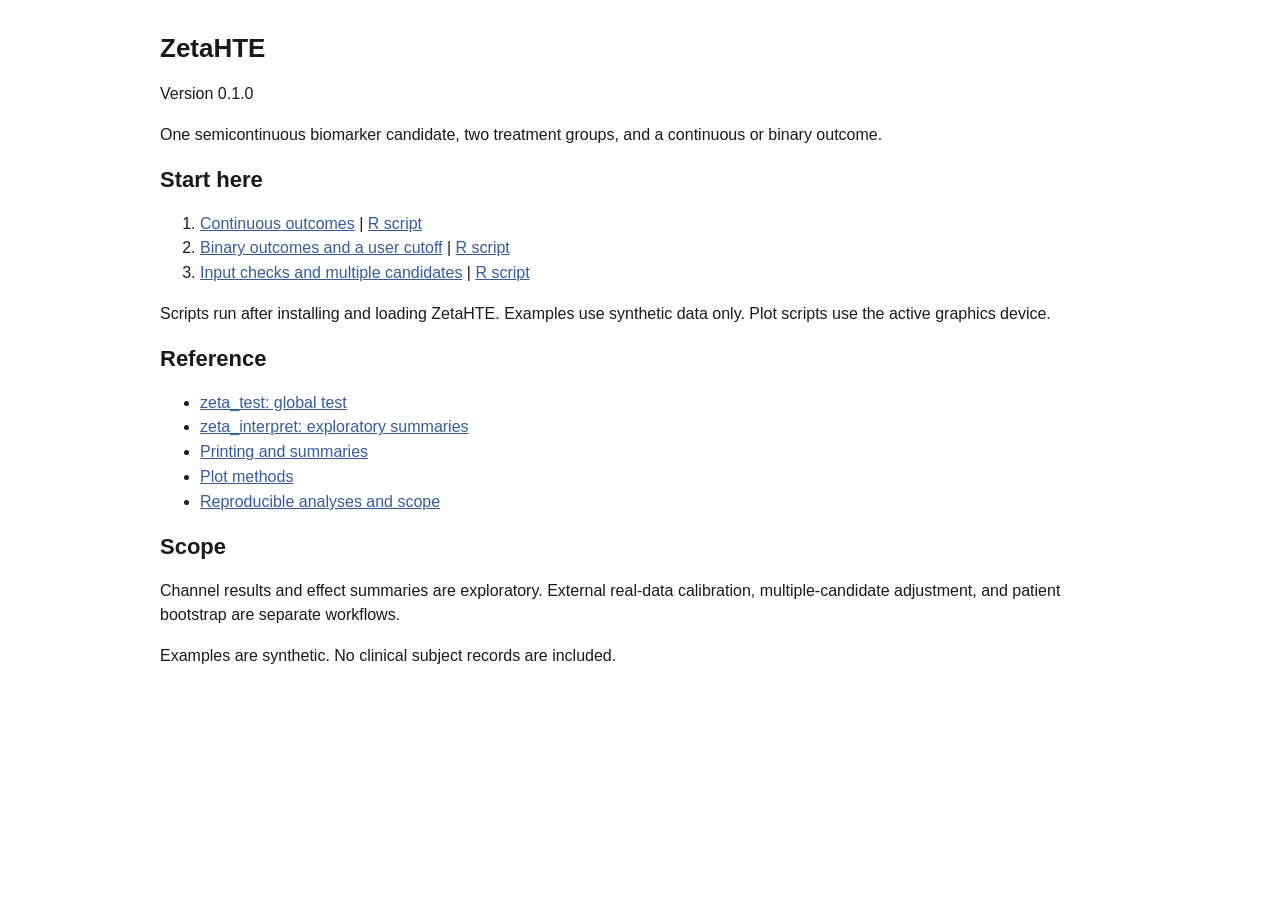
<file: inst/doc/index.html>
<!DOCTYPE html><html lang="en"><head><meta charset="UTF-8">
<meta name="viewport" content="width=device-width, initial-scale=1">
<title>ZetaHTE documentation</title><link rel="stylesheet" href="guide.css"></head><body>
<h1>ZetaHTE</h1><p>Version 0.1.0</p>
<p>One semicontinuous biomarker candidate, two treatment groups, and a continuous or binary outcome.</p>
<h2>Start here</h2><ol>
<li><a href="zeta_continuous_guide.html">Continuous outcomes</a> | <a href="zeta_continuous_guide.R">R script</a></li>
<li><a href="zeta_binary_guide.html">Binary outcomes and a user cutoff</a> | <a href="zeta_binary_guide.R">R script</a></li>
<li><a href="zeta_workflow_guide.html">Input checks and multiple candidates</a> | <a href="zeta_workflow_guide.R">R script</a></li></ol>
<p>Scripts run after installing and loading ZetaHTE. Examples use synthetic data only. Plot scripts use the active graphics device.</p>
<h2>Reference</h2><ul>
<li><a href="zeta_test.html">zeta_test: global test</a></li>
<li><a href="zeta_interpret.html">zeta_interpret: exploratory summaries</a></li>
<li><a href="zeta_methods.html">Printing and summaries</a></li>
<li><a href="zeta_plots.html">Plot methods</a></li>
<li><a href="zeta_reproduction.html">Reproducible analyses and scope</a></li></ul>
<h2>Scope</h2><p>Channel results and effect summaries are exploratory. External real-data calibration, multiple-candidate adjustment, and patient bootstrap are separate workflows.</p>
<p>Examples are synthetic. No clinical subject records are included.</p>
</body></html>
</file>
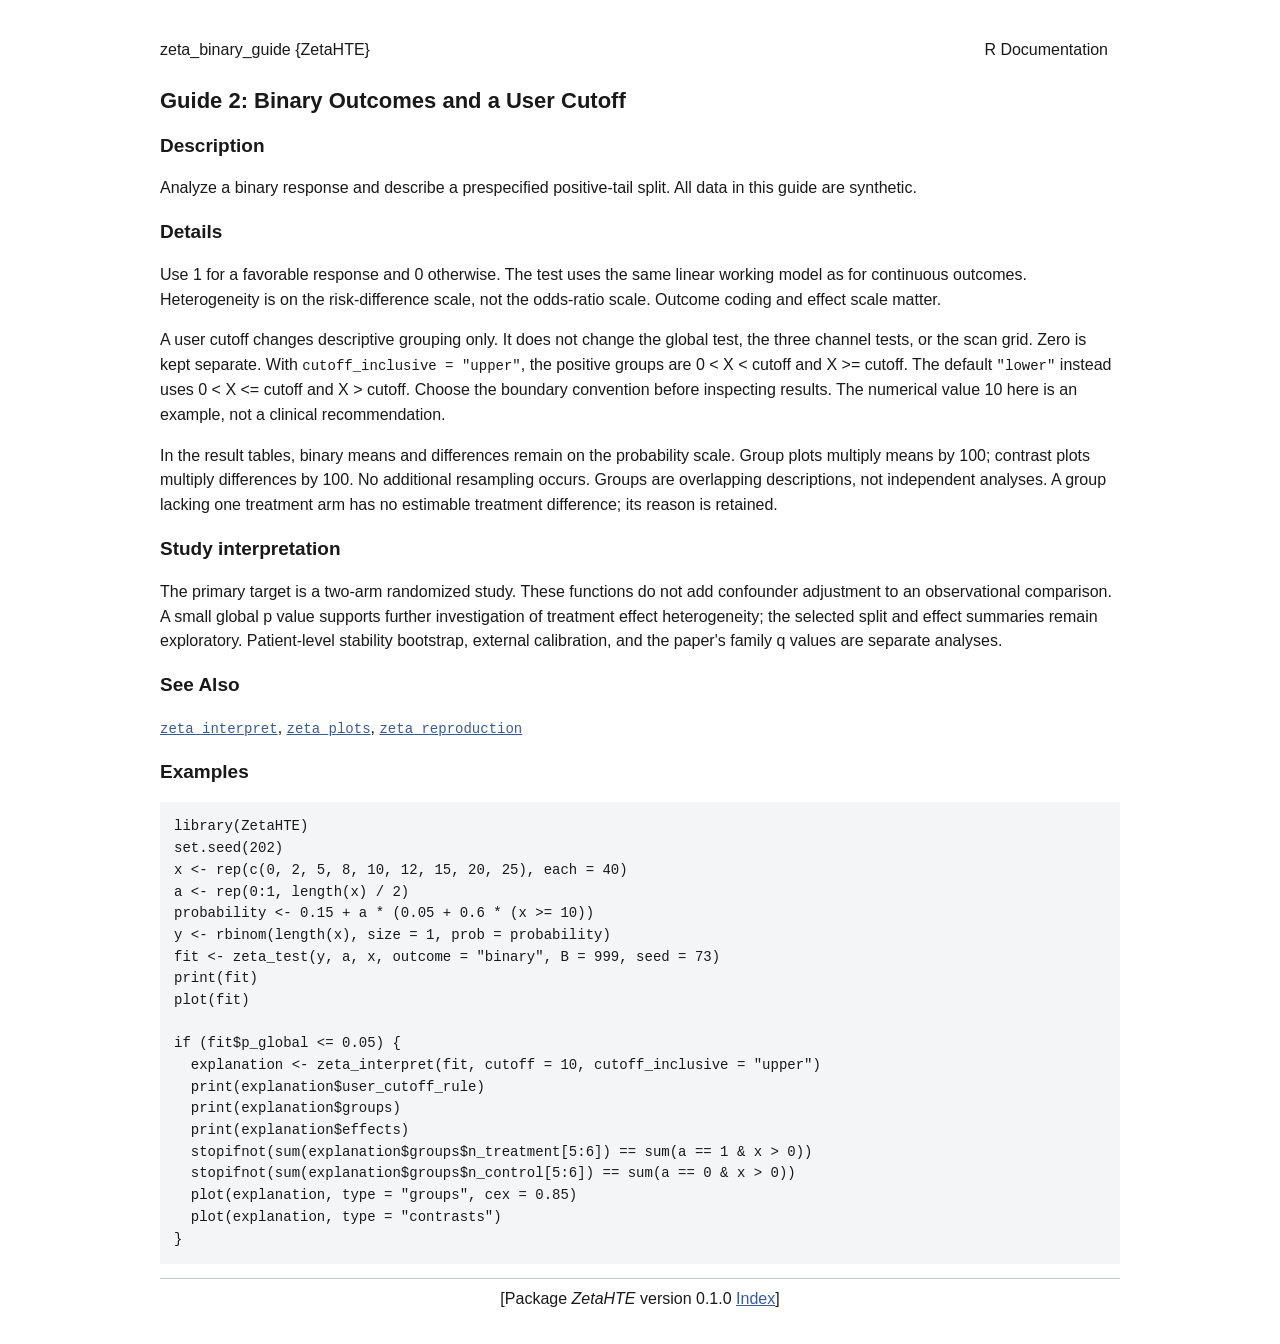
<file: inst/doc/zeta_binary_guide.html>
<!DOCTYPE html><html><head><title>R: Guide 2: Binary Outcomes and a User Cutoff</title>
<meta http-equiv="Content-Type" content="text/html; charset=utf-8">
<meta name="viewport" content="width=device-width, initial-scale=1.0, user-scalable=yes">
<link rel="stylesheet" type="text/css" href="guide.css">
</head><body><div class="container"><main>

<table style="width: 100%;"><tr><td>zeta_binary_guide {ZetaHTE}</td><td style="text-align: right;">R Documentation</td></tr></table>

<h2>Guide 2: Binary Outcomes and a User Cutoff</h2>

<h3>Description</h3>

<p>Analyze a binary response and describe a prespecified positive-tail
split. All data in this guide are synthetic.</p>


<h3>Details</h3>

<p>Use 1 for a favorable response and 0 otherwise. The test uses the same linear
working model as for continuous outcomes. Heterogeneity is on the risk-difference
scale, not the odds-ratio scale. Outcome coding and effect scale matter.
</p>
<p>A user cutoff changes descriptive grouping only. It does not change the global
test, the three channel tests, or the scan grid. Zero is kept separate. With
<code>cutoff_inclusive = "upper"</code>, the positive groups are
0 &lt; X &lt; cutoff and X &gt;= cutoff. The default <code>"lower"</code> instead uses
0 &lt; X &lt;= cutoff and X &gt; cutoff. Choose the boundary convention before inspecting
results. The numerical value 10 here is an example, not a clinical recommendation.
</p>
<p>In the result tables, binary means and differences remain on the probability
scale. Group plots multiply means by 100; contrast plots multiply differences
by 100. No additional resampling occurs. Groups are overlapping descriptions,
not independent analyses. A group lacking one treatment arm has no estimable
treatment difference; its reason is retained.
</p>


<h3>Study interpretation</h3>

<p>The primary target is a two-arm randomized study. These functions do not add
confounder adjustment to an observational comparison. A small global p value
supports further investigation of treatment effect heterogeneity; the selected
split and effect summaries remain exploratory. Patient-level stability bootstrap,
external calibration, and the paper's family q values are separate analyses.</p>


<h3>See Also</h3>

<p><code><a href="zeta_interpret.html">zeta_interpret</a></code>, <code><a href="zeta_plots.html">zeta_plots</a></code>,
<code><a href="zeta_reproduction.html">zeta_reproduction</a></code></p>


<h3>Examples</h3>

<pre><code class='language-R'>library(ZetaHTE)
set.seed(202)
x &lt;- rep(c(0, 2, 5, 8, 10, 12, 15, 20, 25), each = 40)
a &lt;- rep(0:1, length(x) / 2)
probability &lt;- 0.15 + a * (0.05 + 0.6 * (x &gt;= 10))
y &lt;- rbinom(length(x), size = 1, prob = probability)
fit &lt;- zeta_test(y, a, x, outcome = "binary", B = 999, seed = 73)
print(fit)
plot(fit)

if (fit$p_global &lt;= 0.05) {
  explanation &lt;- zeta_interpret(fit, cutoff = 10, cutoff_inclusive = "upper")
  print(explanation$user_cutoff_rule)
  print(explanation$groups)
  print(explanation$effects)
  stopifnot(sum(explanation$groups$n_treatment[5:6]) == sum(a == 1 &amp; x &gt; 0))
  stopifnot(sum(explanation$groups$n_control[5:6]) == sum(a == 0 &amp; x &gt; 0))
  plot(explanation, type = "groups", cex = 0.85)
  plot(explanation, type = "contrasts")
}
</code></pre>

<hr><div style="text-align: center;">[Package <em>ZetaHTE</em> version 0.1.0 <a href="index.html">Index</a>]</div></main>

</div>
</body></html>
</file>
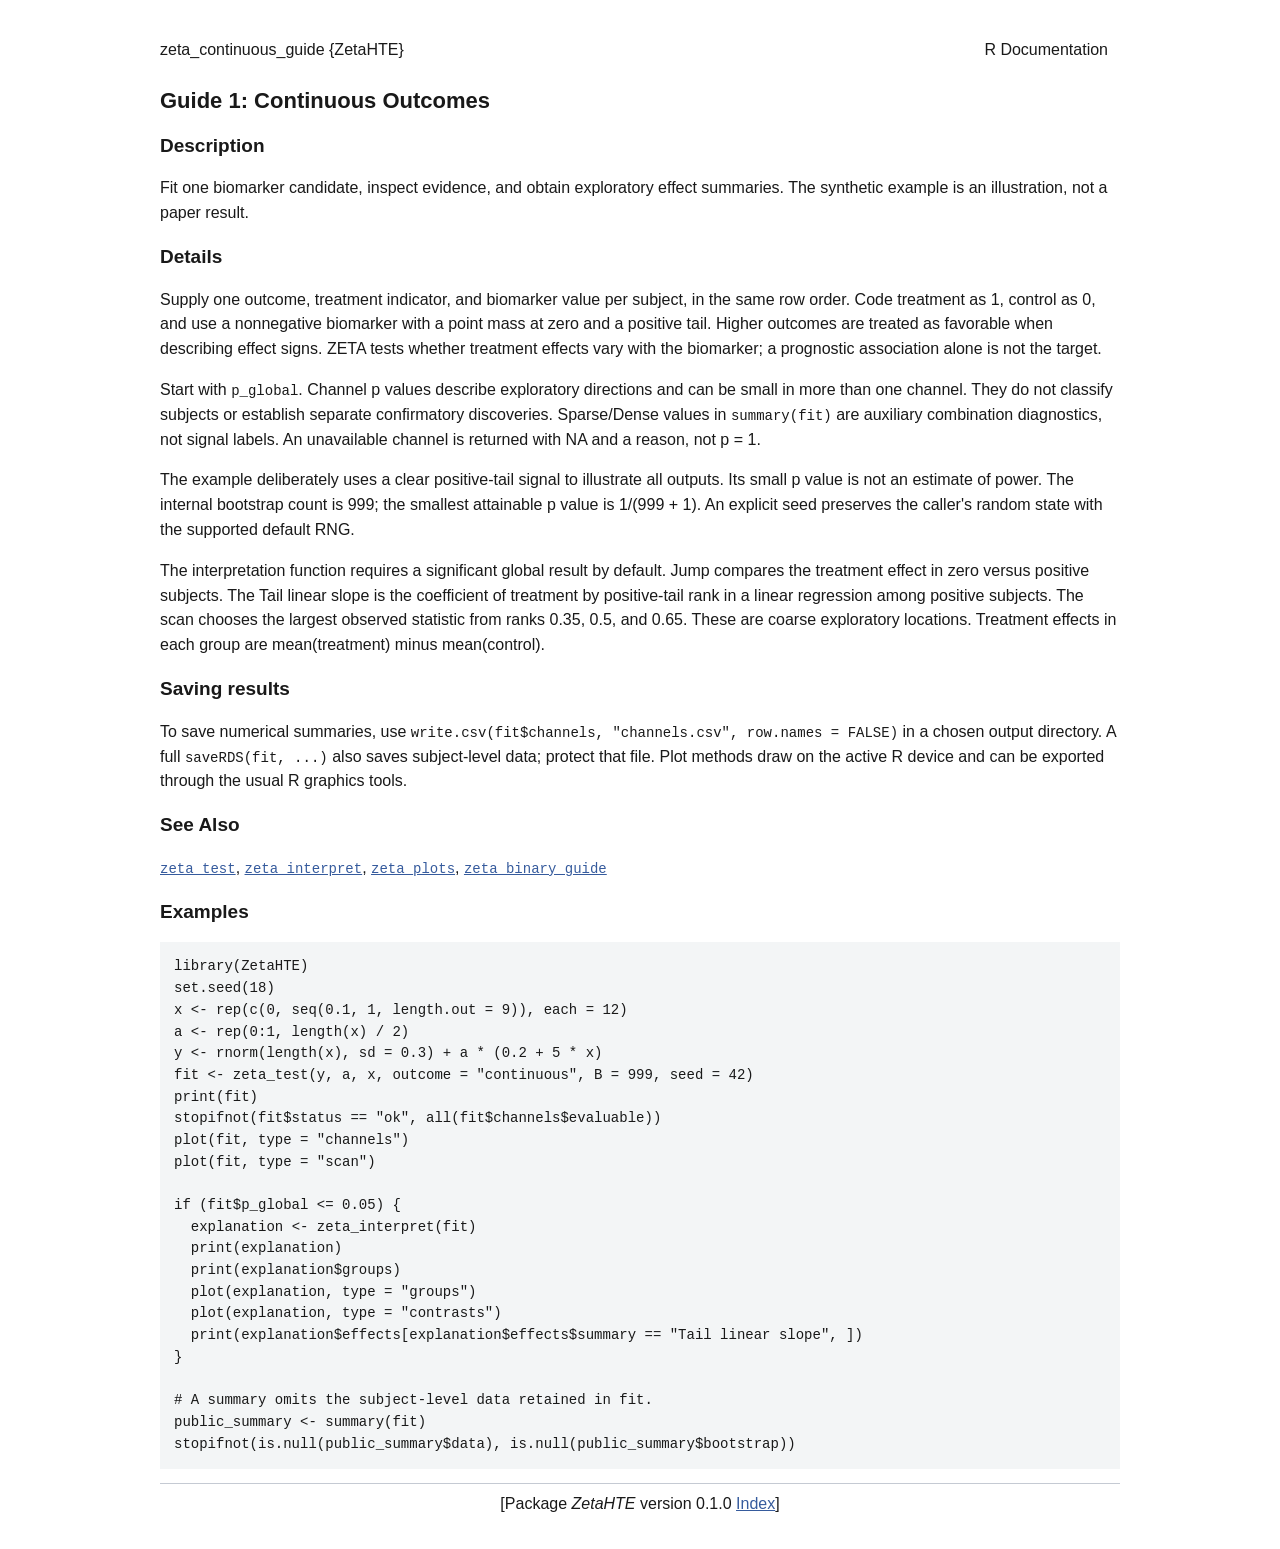
<file: inst/doc/zeta_continuous_guide.html>
<!DOCTYPE html><html><head><title>R: Guide 1: Continuous Outcomes</title>
<meta http-equiv="Content-Type" content="text/html; charset=utf-8">
<meta name="viewport" content="width=device-width, initial-scale=1.0, user-scalable=yes">
<link rel="stylesheet" type="text/css" href="guide.css">
</head><body><div class="container"><main>

<table style="width: 100%;"><tr><td>zeta_continuous_guide {ZetaHTE}</td><td style="text-align: right;">R Documentation</td></tr></table>

<h2>Guide 1: Continuous Outcomes</h2>

<h3>Description</h3>

<p>Fit one biomarker candidate, inspect evidence, and obtain exploratory
effect summaries. The synthetic example is an illustration, not a paper result.</p>


<h3>Details</h3>

<p>Supply one outcome, treatment indicator, and biomarker value per subject, in the
same row order. Code treatment as 1, control as 0, and use a nonnegative biomarker
with a point mass at zero and a positive tail. Higher outcomes are treated as
favorable when describing effect signs. ZETA tests whether treatment effects
vary with the biomarker; a prognostic association alone is not the target.
</p>
<p>Start with <code>p_global</code>. Channel p values describe exploratory directions
and can be small in more than one channel. They do not classify subjects or
establish separate confirmatory discoveries. Sparse/Dense values in
<code>summary(fit)</code> are auxiliary combination diagnostics, not signal labels.
An unavailable channel is returned with NA and a reason, not p = 1.
</p>
<p>The example deliberately uses a clear positive-tail signal to illustrate all
outputs. Its small p value is not an estimate of power. The internal bootstrap
count is 999; the smallest attainable p value is 1/(999 + 1). An explicit seed
preserves the caller's random state with the supported default RNG.
</p>
<p>The interpretation function requires a significant global result by default.
Jump compares the treatment effect in zero versus positive subjects. The
Tail linear slope is the coefficient of treatment by positive-tail rank in a
linear regression among positive subjects. The scan chooses the largest
observed statistic from ranks 0.35, 0.5, and 0.65. These are coarse exploratory
locations. Treatment effects in each group are mean(treatment) minus mean(control).
</p>


<h3>Saving results</h3>

<p>To save numerical summaries, use <code>write.csv(fit$channels, "channels.csv",
row.names = FALSE)</code> in a chosen output directory. A full <code>saveRDS(fit, ...)</code>
also saves subject-level data; protect that file. Plot methods draw on the active
R device and can be exported through the usual R graphics tools.</p>


<h3>See Also</h3>

<p><code><a href="zeta_test.html">zeta_test</a></code>, <code><a href="zeta_interpret.html">zeta_interpret</a></code>,
<code><a href="zeta_plots.html">zeta_plots</a></code>, <code><a href="zeta_binary_guide.html">zeta_binary_guide</a></code></p>


<h3>Examples</h3>

<pre><code class='language-R'>library(ZetaHTE)
set.seed(18)
x &lt;- rep(c(0, seq(0.1, 1, length.out = 9)), each = 12)
a &lt;- rep(0:1, length(x) / 2)
y &lt;- rnorm(length(x), sd = 0.3) + a * (0.2 + 5 * x)
fit &lt;- zeta_test(y, a, x, outcome = "continuous", B = 999, seed = 42)
print(fit)
stopifnot(fit$status == "ok", all(fit$channels$evaluable))
plot(fit, type = "channels")
plot(fit, type = "scan")

if (fit$p_global &lt;= 0.05) {
  explanation &lt;- zeta_interpret(fit)
  print(explanation)
  print(explanation$groups)
  plot(explanation, type = "groups")
  plot(explanation, type = "contrasts")
  print(explanation$effects[explanation$effects$summary == "Tail linear slope", ])
}

# A summary omits the subject-level data retained in fit.
public_summary &lt;- summary(fit)
stopifnot(is.null(public_summary$data), is.null(public_summary$bootstrap))
</code></pre>

<hr><div style="text-align: center;">[Package <em>ZetaHTE</em> version 0.1.0 <a href="index.html">Index</a>]</div></main>

</div>
</body></html>
</file>
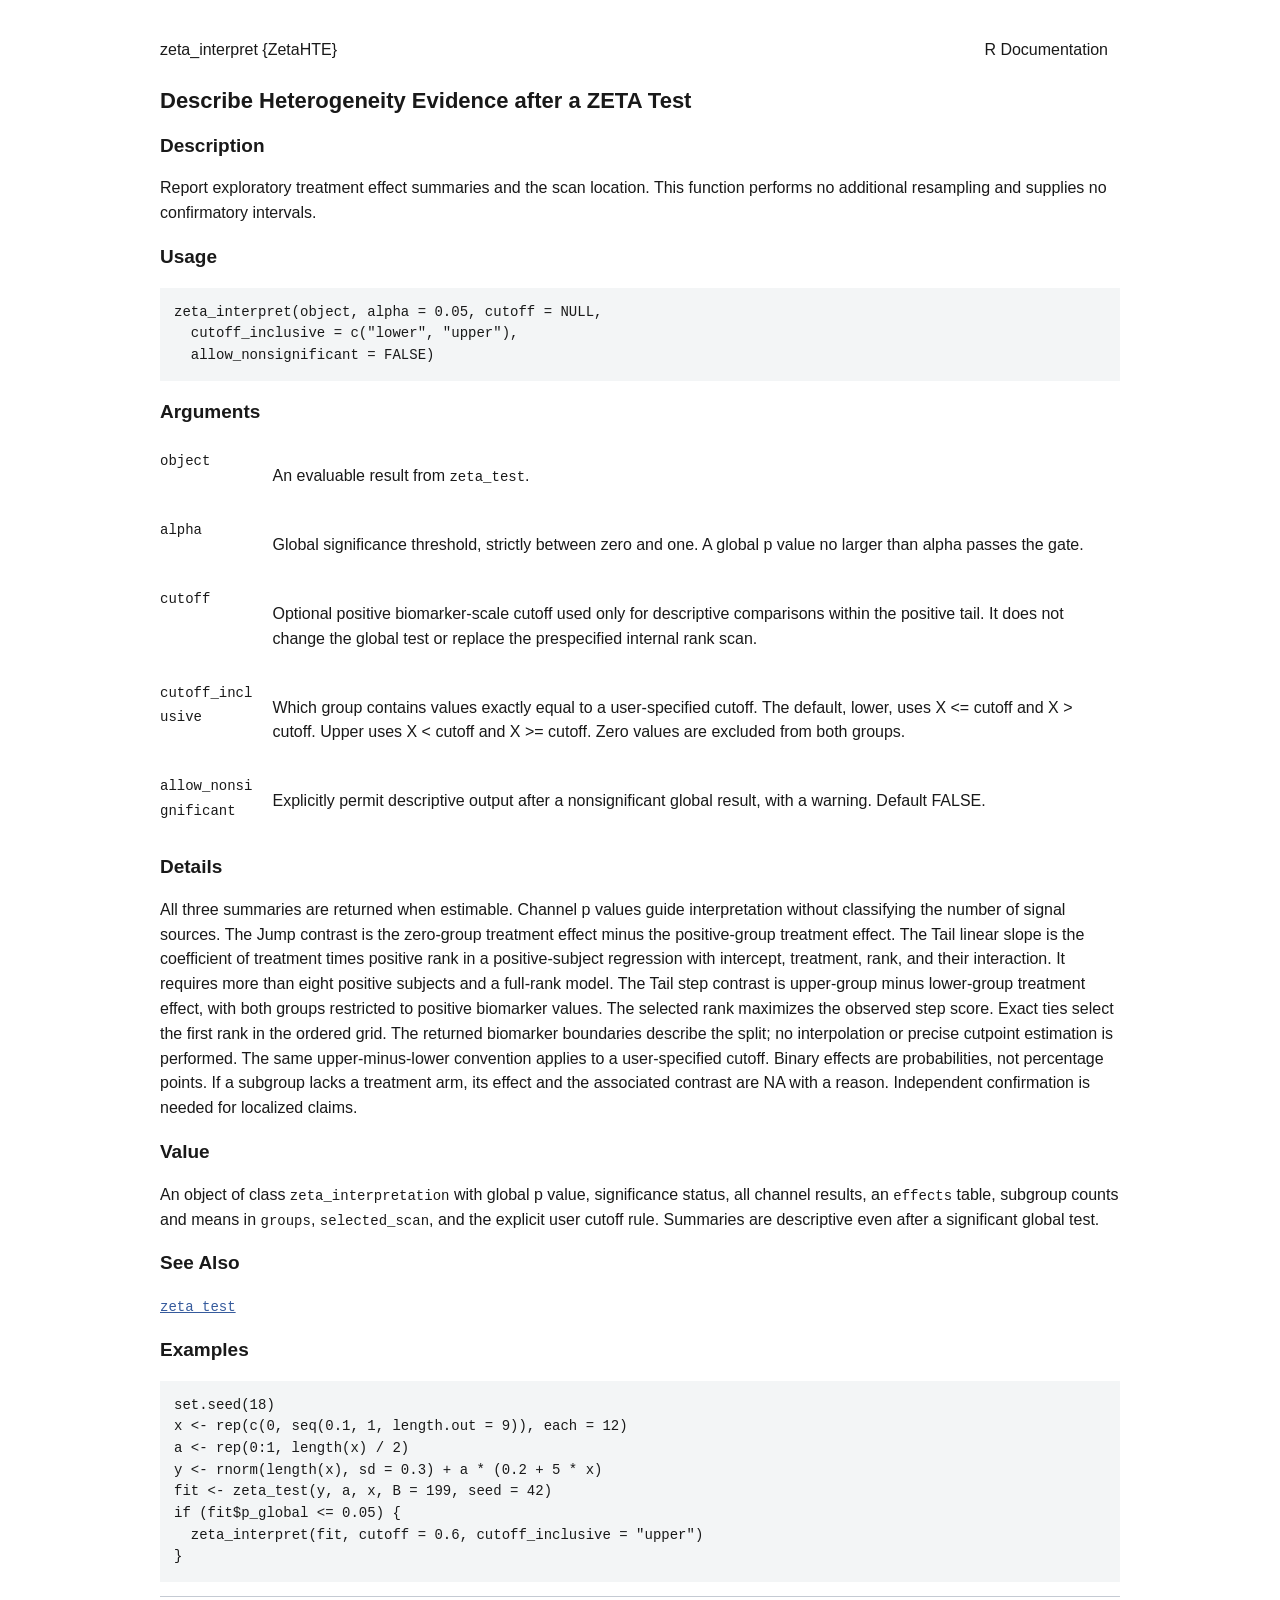
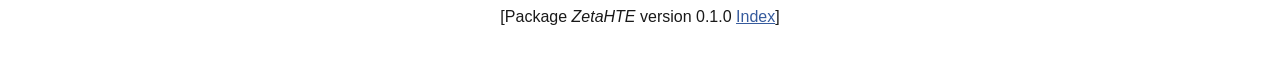
<file: inst/doc/zeta_interpret.html>
<!DOCTYPE html><html><head><title>R: Describe Heterogeneity Evidence after a ZETA Test</title>
<meta http-equiv="Content-Type" content="text/html; charset=utf-8">
<meta name="viewport" content="width=device-width, initial-scale=1.0, user-scalable=yes">
<link rel="stylesheet" type="text/css" href="guide.css">
</head><body><div class="container"><main>

<table style="width: 100%;"><tr><td>zeta_interpret {ZetaHTE}</td><td style="text-align: right;">R Documentation</td></tr></table>

<h2>Describe Heterogeneity Evidence after a ZETA Test</h2>

<h3>Description</h3>

<p>Report exploratory treatment effect summaries and the scan location.
This function performs no additional resampling and supplies no confirmatory intervals.</p>


<h3>Usage</h3>

<pre><code class='language-R'>zeta_interpret(object, alpha = 0.05, cutoff = NULL,
  cutoff_inclusive = c("lower", "upper"),
  allow_nonsignificant = FALSE)
</code></pre>


<h3>Arguments</h3>

<table role = "presentation">
<tr><td><code id="object">object</code></td>
<td>
<p>An evaluable result from <code>zeta_test</code>.</p>
</td></tr>
<tr><td><code id="alpha">alpha</code></td>
<td>
<p>Global significance threshold, strictly between zero and one.
A global p value no larger than alpha passes the gate.</p>
</td></tr>
<tr><td><code id="cutoff">cutoff</code></td>
<td>
<p>Optional positive biomarker-scale cutoff used only for descriptive
comparisons within the positive tail. It does not change the global test or replace
the prespecified internal rank scan.</p>
</td></tr>
<tr><td><code id="cutoff_inclusive">cutoff_inclusive</code></td>
<td>
<p>Which group contains values exactly equal to a
user-specified cutoff. The default, lower, uses X &lt;= cutoff and X &gt; cutoff.
Upper uses X &lt; cutoff and X &gt;= cutoff. Zero values are excluded from both groups.</p>
</td></tr>
<tr><td><code id="allow_nonsignificant">allow_nonsignificant</code></td>
<td>
<p>Explicitly permit descriptive output after a
nonsignificant global result, with a warning. Default FALSE.</p>
</td></tr>
</table>


<h3>Details</h3>

<p>All three summaries are returned when estimable. Channel p values guide
interpretation without classifying the number of signal sources. The Jump
contrast is the zero-group treatment effect minus the positive-group treatment
effect. The Tail linear slope is the coefficient of treatment times positive
rank in a positive-subject regression with intercept, treatment, rank, and their
interaction. It requires more than eight positive subjects and a full-rank model.
The Tail step contrast is upper-group minus lower-group treatment effect, with
both groups restricted to positive biomarker values. The selected rank maximizes
the observed step score. Exact ties select the first rank in the ordered grid.
The returned biomarker boundaries describe the split; no interpolation or precise
cutpoint estimation is performed. The same upper-minus-lower convention applies
to a user-specified cutoff. Binary effects are probabilities, not percentage points.
If a subgroup lacks a treatment arm, its effect and the associated contrast are
NA with a reason. Independent confirmation is needed for localized claims.
</p>


<h3>Value</h3>

<p>An object of class <code>zeta_interpretation</code> with global p value,
significance status, all channel results, an <code>effects</code> table, subgroup
counts and means in <code>groups</code>, <code>selected_scan</code>, and the explicit user
cutoff rule. Summaries are descriptive even after a significant global test.</p>


<h3>See Also</h3>

<p><code><a href="zeta_test.html">zeta_test</a></code></p>


<h3>Examples</h3>

<pre><code class='language-R'>set.seed(18)
x &lt;- rep(c(0, seq(0.1, 1, length.out = 9)), each = 12)
a &lt;- rep(0:1, length(x) / 2)
y &lt;- rnorm(length(x), sd = 0.3) + a * (0.2 + 5 * x)
fit &lt;- zeta_test(y, a, x, B = 199, seed = 42)
if (fit$p_global &lt;= 0.05) {
  zeta_interpret(fit, cutoff = 0.6, cutoff_inclusive = "upper")
}
</code></pre>

<hr><div style="text-align: center;">[Package <em>ZetaHTE</em> version 0.1.0 <a href="index.html">Index</a>]</div></main>

</div>
</body></html>
</file>
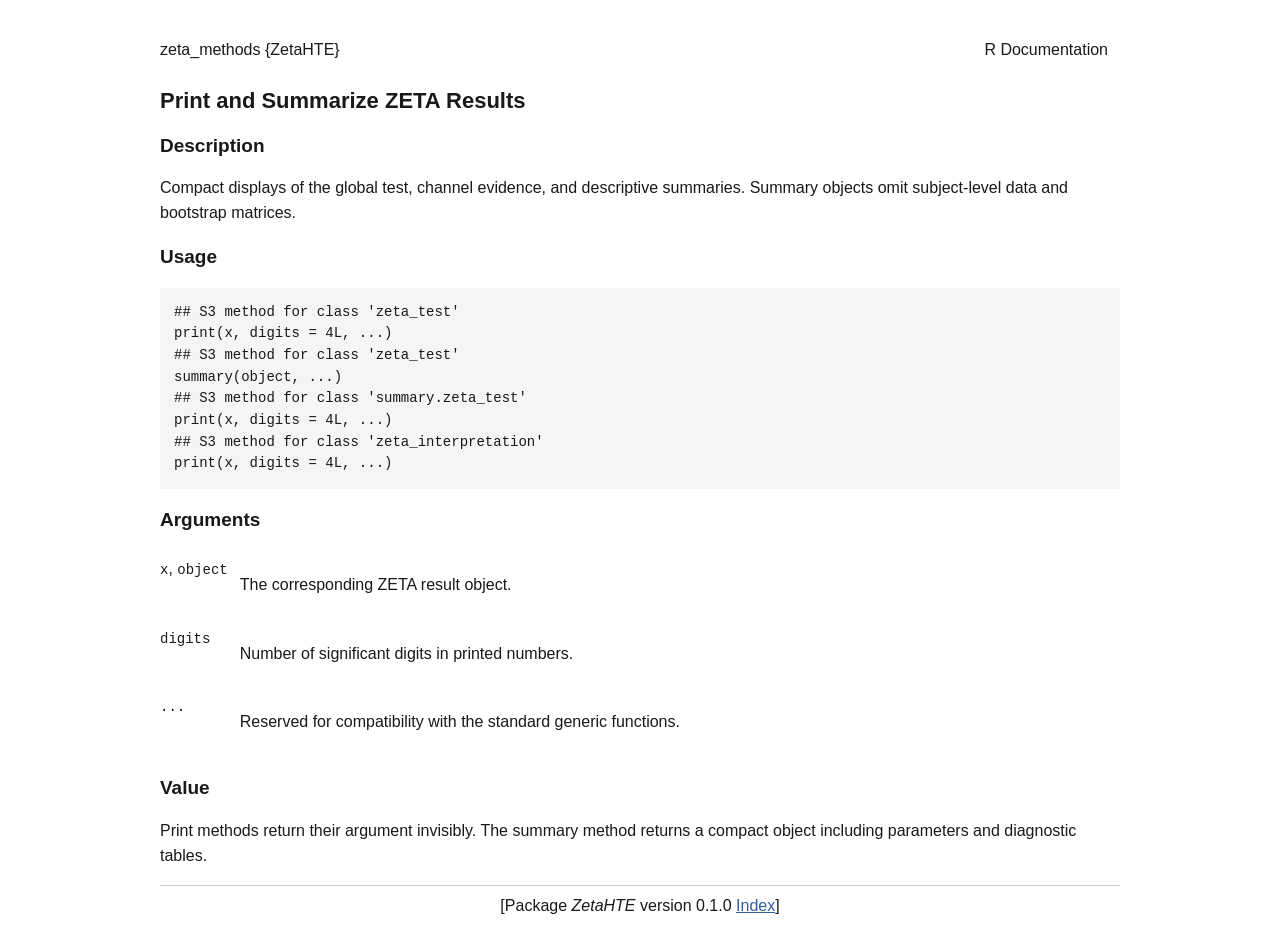
<file: inst/doc/zeta_methods.html>
<!DOCTYPE html><html><head><title>R: Print and Summarize ZETA Results</title>
<meta http-equiv="Content-Type" content="text/html; charset=utf-8">
<meta name="viewport" content="width=device-width, initial-scale=1.0, user-scalable=yes">
<link rel="stylesheet" type="text/css" href="guide.css">
</head><body><div class="container"><main>

<table style="width: 100%;"><tr><td>zeta_methods {ZetaHTE}</td><td style="text-align: right;">R Documentation</td></tr></table>

<h2>Print and Summarize ZETA Results</h2>

<h3>Description</h3>

<p>Compact displays of the global test, channel evidence, and
descriptive summaries. Summary objects omit subject-level data and bootstrap matrices.</p>


<h3>Usage</h3>

<pre><code class='language-R'>## S3 method for class 'zeta_test'
print(x, digits = 4L, ...)
## S3 method for class 'zeta_test'
summary(object, ...)
## S3 method for class 'summary.zeta_test'
print(x, digits = 4L, ...)
## S3 method for class 'zeta_interpretation'
print(x, digits = 4L, ...)
</code></pre>


<h3>Arguments</h3>

<table role = "presentation">
<tr><td><code id="x">x</code>, <code id="object">object</code></td>
<td>
<p>The corresponding ZETA result object.</p>
</td></tr>
<tr><td><code id="digits">digits</code></td>
<td>
<p>Number of significant digits in printed numbers.</p>
</td></tr>
<tr><td><code id="...">...</code></td>
<td>
<p>Reserved for compatibility with the standard generic functions.</p>
</td></tr>
</table>


<h3>Value</h3>

<p>Print methods return their argument invisibly. The summary method returns
a compact object including parameters and diagnostic tables.</p>

<hr><div style="text-align: center;">[Package <em>ZetaHTE</em> version 0.1.0 <a href="index.html">Index</a>]</div></main>

</div>
</body></html>
</file>
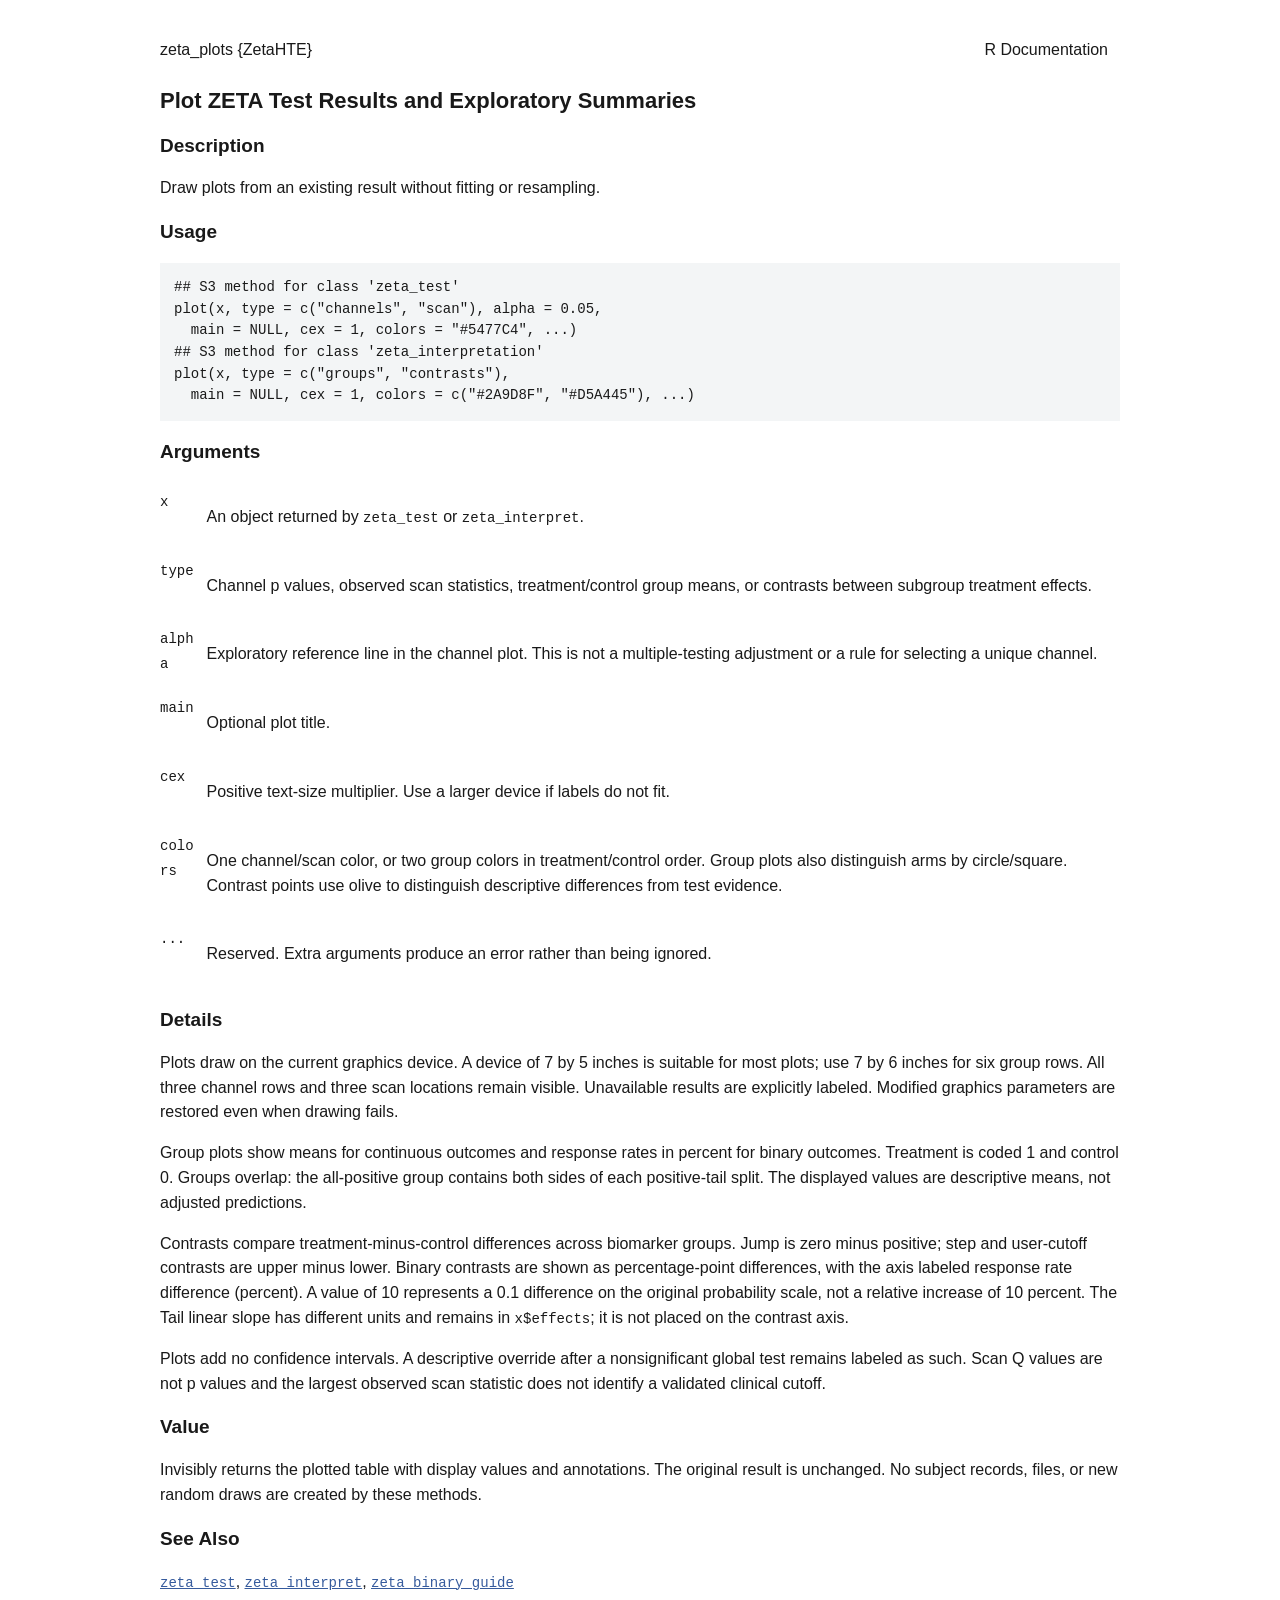
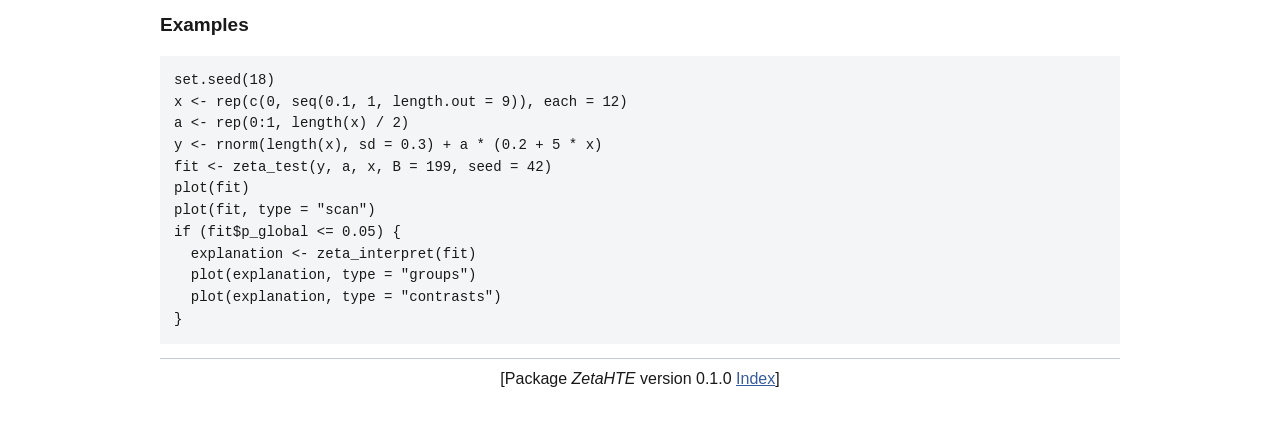
<file: inst/doc/zeta_plots.html>
<!DOCTYPE html><html><head><title>R: Plot ZETA Test Results and Exploratory Summaries</title>
<meta http-equiv="Content-Type" content="text/html; charset=utf-8">
<meta name="viewport" content="width=device-width, initial-scale=1.0, user-scalable=yes">
<link rel="stylesheet" type="text/css" href="guide.css">
</head><body><div class="container"><main>

<table style="width: 100%;"><tr><td>zeta_plots {ZetaHTE}</td><td style="text-align: right;">R Documentation</td></tr></table>

<h2>Plot ZETA Test Results and Exploratory Summaries</h2>

<h3>Description</h3>

<p>Draw plots from an existing result without fitting or resampling.</p>


<h3>Usage</h3>

<pre><code class='language-R'>## S3 method for class 'zeta_test'
plot(x, type = c("channels", "scan"), alpha = 0.05,
  main = NULL, cex = 1, colors = "#5477C4", ...)
## S3 method for class 'zeta_interpretation'
plot(x, type = c("groups", "contrasts"),
  main = NULL, cex = 1, colors = c("#2A9D8F", "#D5A445"), ...)
</code></pre>


<h3>Arguments</h3>

<table role = "presentation">
<tr><td><code id="x">x</code></td>
<td>
<p>An object returned by <code>zeta_test</code> or <code>zeta_interpret</code>.</p>
</td></tr>
<tr><td><code id="type">type</code></td>
<td>
<p>Channel p values, observed scan statistics, treatment/control group
means, or contrasts between subgroup treatment effects.</p>
</td></tr>
<tr><td><code id="alpha">alpha</code></td>
<td>
<p>Exploratory reference line in the channel plot. This is not a
multiple-testing adjustment or a rule for selecting a unique channel.</p>
</td></tr>
<tr><td><code id="main">main</code></td>
<td>
<p>Optional plot title.</p>
</td></tr>
<tr><td><code id="cex">cex</code></td>
<td>
<p>Positive text-size multiplier. Use a larger device if labels do not fit.</p>
</td></tr>
<tr><td><code id="colors">colors</code></td>
<td>
<p>One channel/scan color, or two group colors in treatment/control
order. Group plots also distinguish arms by circle/square. Contrast points use
olive to distinguish descriptive differences from test evidence.</p>
</td></tr>
<tr><td><code id="...">...</code></td>
<td>
<p>Reserved. Extra arguments produce an error rather than being ignored.</p>
</td></tr>
</table>


<h3>Details</h3>

<p>Plots draw on the current graphics device. A device of 7 by 5 inches is suitable
for most plots; use 7 by 6 inches for six group rows. All three channel rows and
three scan locations remain visible. Unavailable results are explicitly labeled.
Modified graphics parameters are restored even when drawing fails.
</p>
<p>Group plots show means for continuous outcomes and response rates in percent
for binary outcomes. Treatment is coded 1 and control 0. Groups overlap: the
all-positive group contains both sides of each positive-tail split. The displayed
values are descriptive means, not adjusted predictions.
</p>
<p>Contrasts compare treatment-minus-control differences across biomarker groups.
Jump is zero minus positive; step and user-cutoff contrasts are upper minus
lower. Binary contrasts are shown as percentage-point differences, with the
axis labeled response rate difference (percent). A value of 10 represents a
0.1 difference on the original probability scale, not a relative increase of
10 percent. The Tail linear slope has different units and remains in
<code>x$effects</code>; it is not placed on the contrast axis.
</p>
<p>Plots add no confidence intervals. A descriptive override after a nonsignificant
global test remains labeled as such. Scan Q values are not p values and the
largest observed scan statistic does not identify a validated clinical cutoff.
</p>


<h3>Value</h3>

<p>Invisibly returns the plotted table with display values and annotations.
The original result is unchanged. No subject records, files, or new random draws
are created by these methods.</p>


<h3>See Also</h3>

<p><code><a href="zeta_test.html">zeta_test</a></code>, <code><a href="zeta_interpret.html">zeta_interpret</a></code>,
<code><a href="zeta_binary_guide.html">zeta_binary_guide</a></code></p>


<h3>Examples</h3>

<pre><code class='language-R'>set.seed(18)
x &lt;- rep(c(0, seq(0.1, 1, length.out = 9)), each = 12)
a &lt;- rep(0:1, length(x) / 2)
y &lt;- rnorm(length(x), sd = 0.3) + a * (0.2 + 5 * x)
fit &lt;- zeta_test(y, a, x, B = 199, seed = 42)
plot(fit)
plot(fit, type = "scan")
if (fit$p_global &lt;= 0.05) {
  explanation &lt;- zeta_interpret(fit)
  plot(explanation, type = "groups")
  plot(explanation, type = "contrasts")
}
</code></pre>

<hr><div style="text-align: center;">[Package <em>ZetaHTE</em> version 0.1.0 <a href="index.html">Index</a>]</div></main>

</div>
</body></html>
</file>
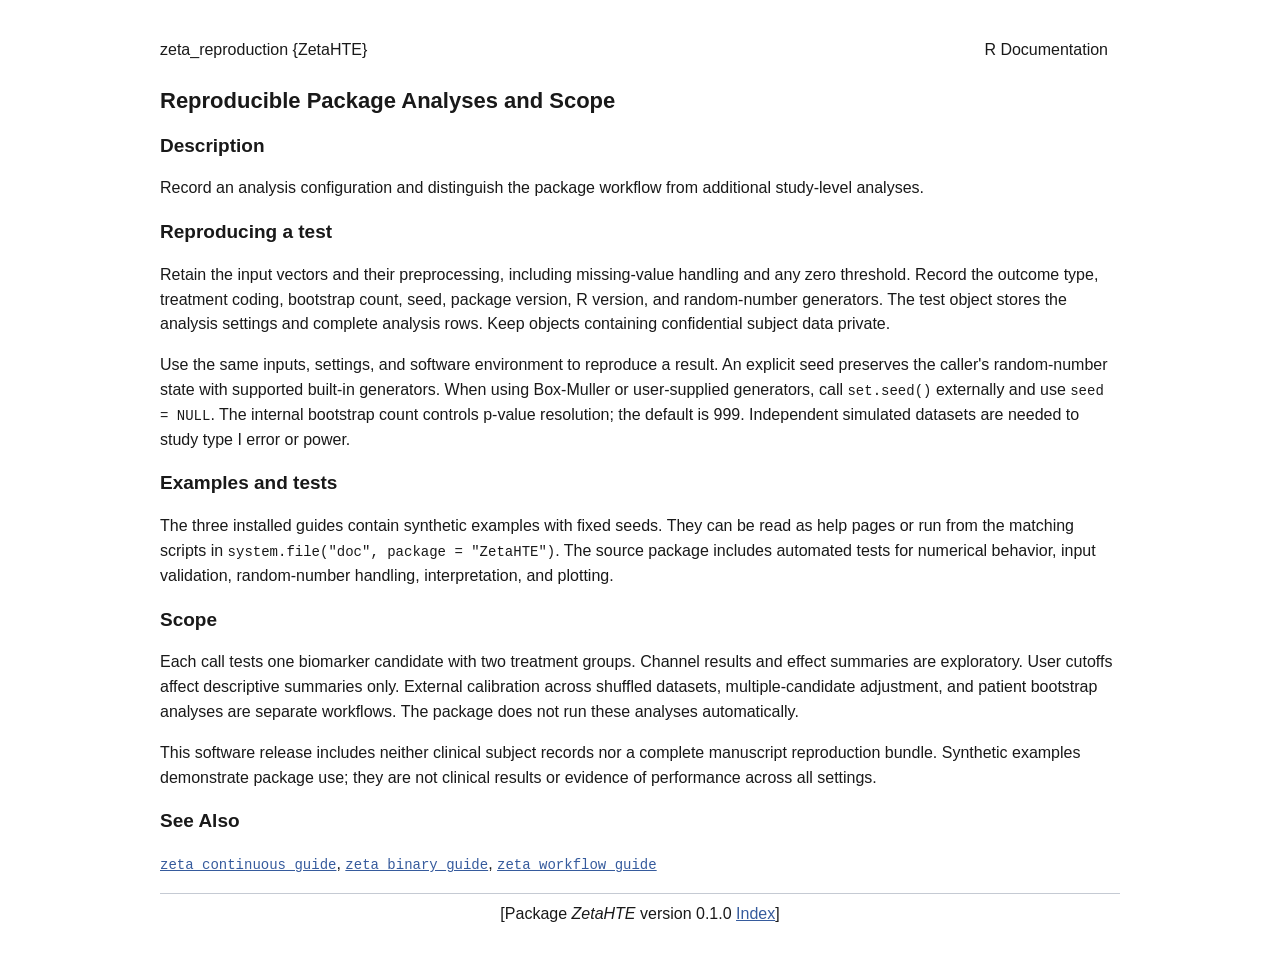
<file: inst/doc/zeta_reproduction.html>
<!DOCTYPE html><html><head><title>R: Reproducible Package Analyses and Scope</title>
<meta http-equiv="Content-Type" content="text/html; charset=utf-8">
<meta name="viewport" content="width=device-width, initial-scale=1.0, user-scalable=yes">
<link rel="stylesheet" type="text/css" href="guide.css">
</head><body><div class="container"><main>

<table style="width: 100%;"><tr><td>zeta_reproduction {ZetaHTE}</td><td style="text-align: right;">R Documentation</td></tr></table>

<h2>Reproducible Package Analyses and Scope</h2>

<h3>Description</h3>

<p>Record an analysis configuration and distinguish the package
workflow from additional study-level analyses.</p>


<h3>Reproducing a test</h3>

<p>Retain the input vectors and their preprocessing, including missing-value
handling and any zero threshold. Record the outcome type, treatment coding,
bootstrap count, seed, package version, R version, and random-number generators.
The test object stores the analysis settings and complete analysis rows.
Keep objects containing confidential subject data private.
</p>
<p>Use the same inputs, settings, and software environment to reproduce a result.
An explicit seed preserves the caller's random-number state with supported
built-in generators. When using Box-Muller or user-supplied generators, call
<code>set.seed()</code> externally and use <code>seed = NULL</code>.
The internal bootstrap count controls p-value resolution; the default is 999.
Independent simulated datasets are needed to study type I error or power.
</p>


<h3>Examples and tests</h3>

<p>The three installed guides contain synthetic examples with fixed seeds.
They can be read as help pages or run from the matching scripts in
<code>system.file("doc", package = "ZetaHTE")</code>.
The source package includes automated tests for numerical behavior,
input validation, random-number handling, interpretation, and plotting.
</p>


<h3>Scope</h3>

<p>Each call tests one biomarker candidate with two treatment groups.
Channel results and effect summaries are exploratory. User cutoffs affect
descriptive summaries only. External calibration across shuffled datasets,
multiple-candidate adjustment, and patient bootstrap analyses are separate
workflows. The package does not run these analyses automatically.
</p>
<p>This software release includes neither clinical subject records nor a complete
manuscript reproduction bundle. Synthetic examples demonstrate package use;
they are not clinical results or evidence of performance across all settings.
</p>


<h3>See Also</h3>

<p><code><a href="zeta_continuous_guide.html">zeta_continuous_guide</a></code>, <code><a href="zeta_binary_guide.html">zeta_binary_guide</a></code>,
<code><a href="zeta_workflow_guide.html">zeta_workflow_guide</a></code></p>

<hr><div style="text-align: center;">[Package <em>ZetaHTE</em> version 0.1.0 <a href="index.html">Index</a>]</div></main>

</div>
</body></html>
</file>
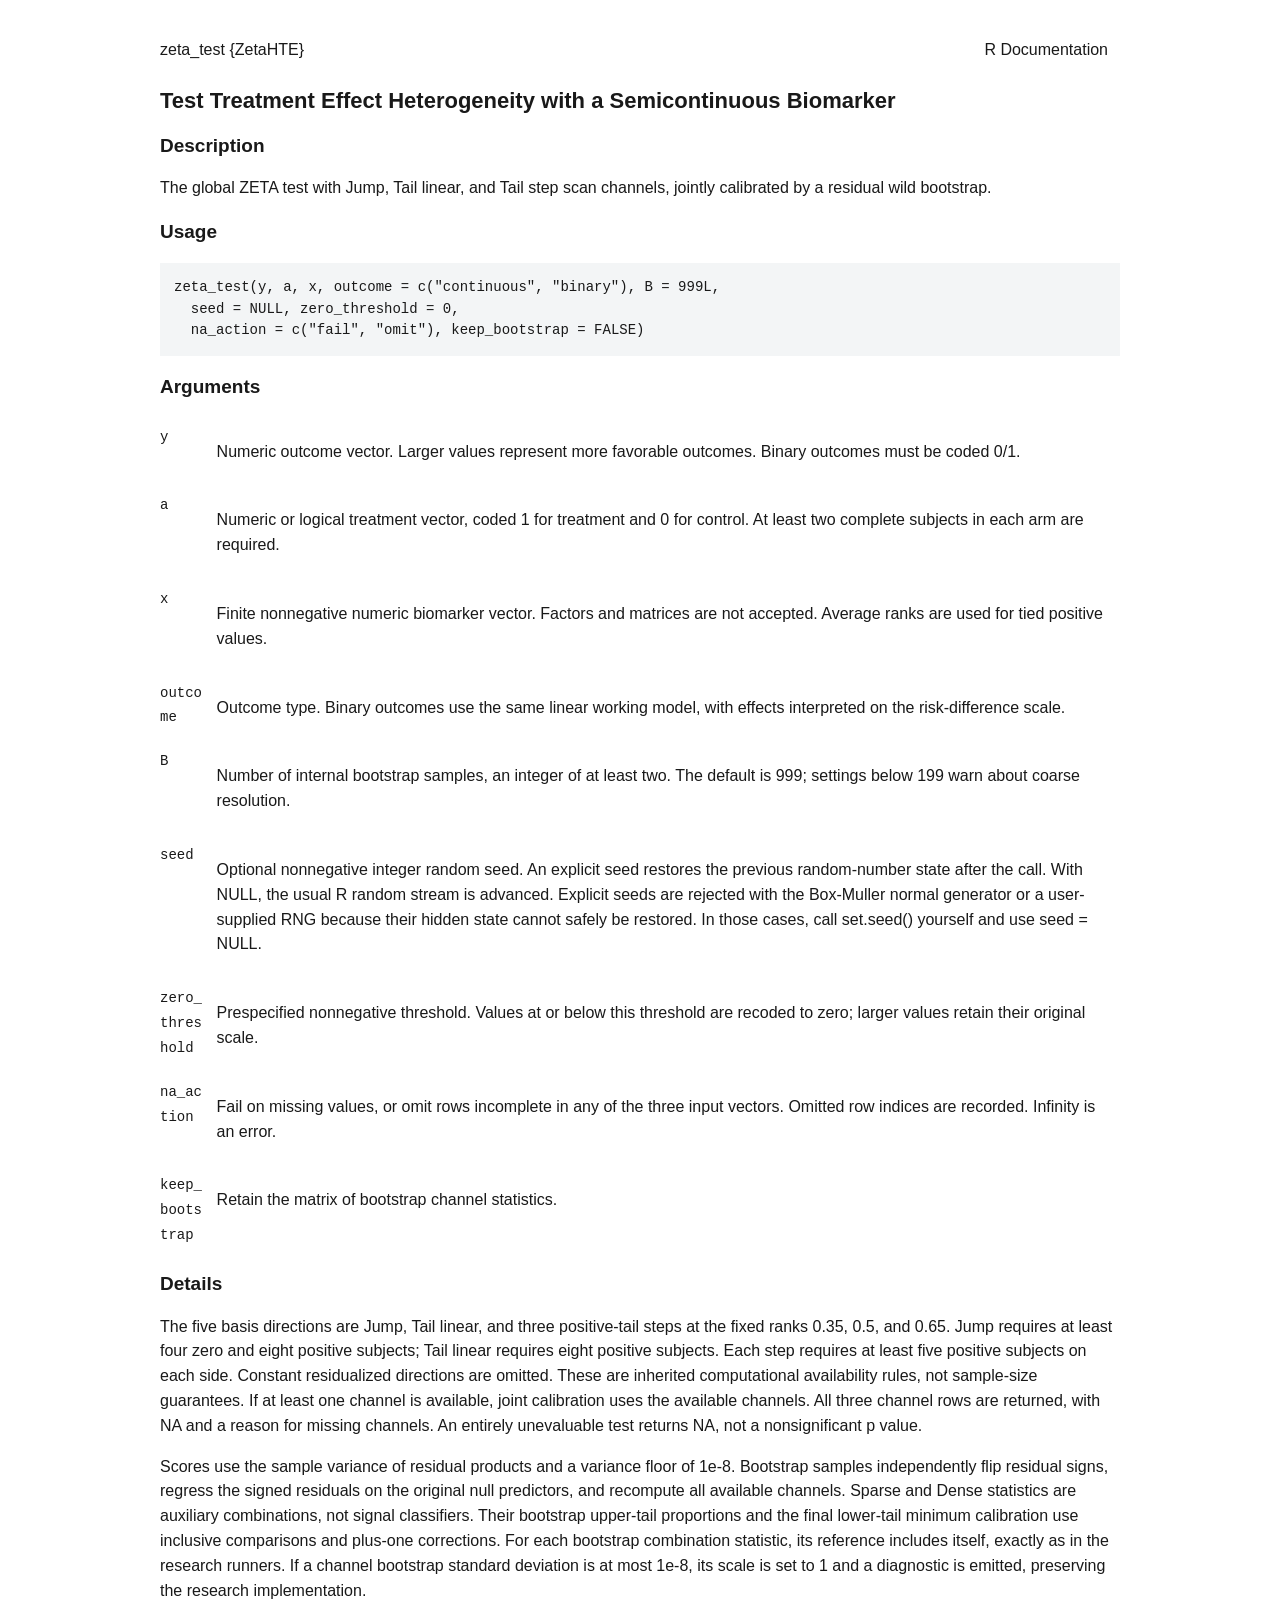
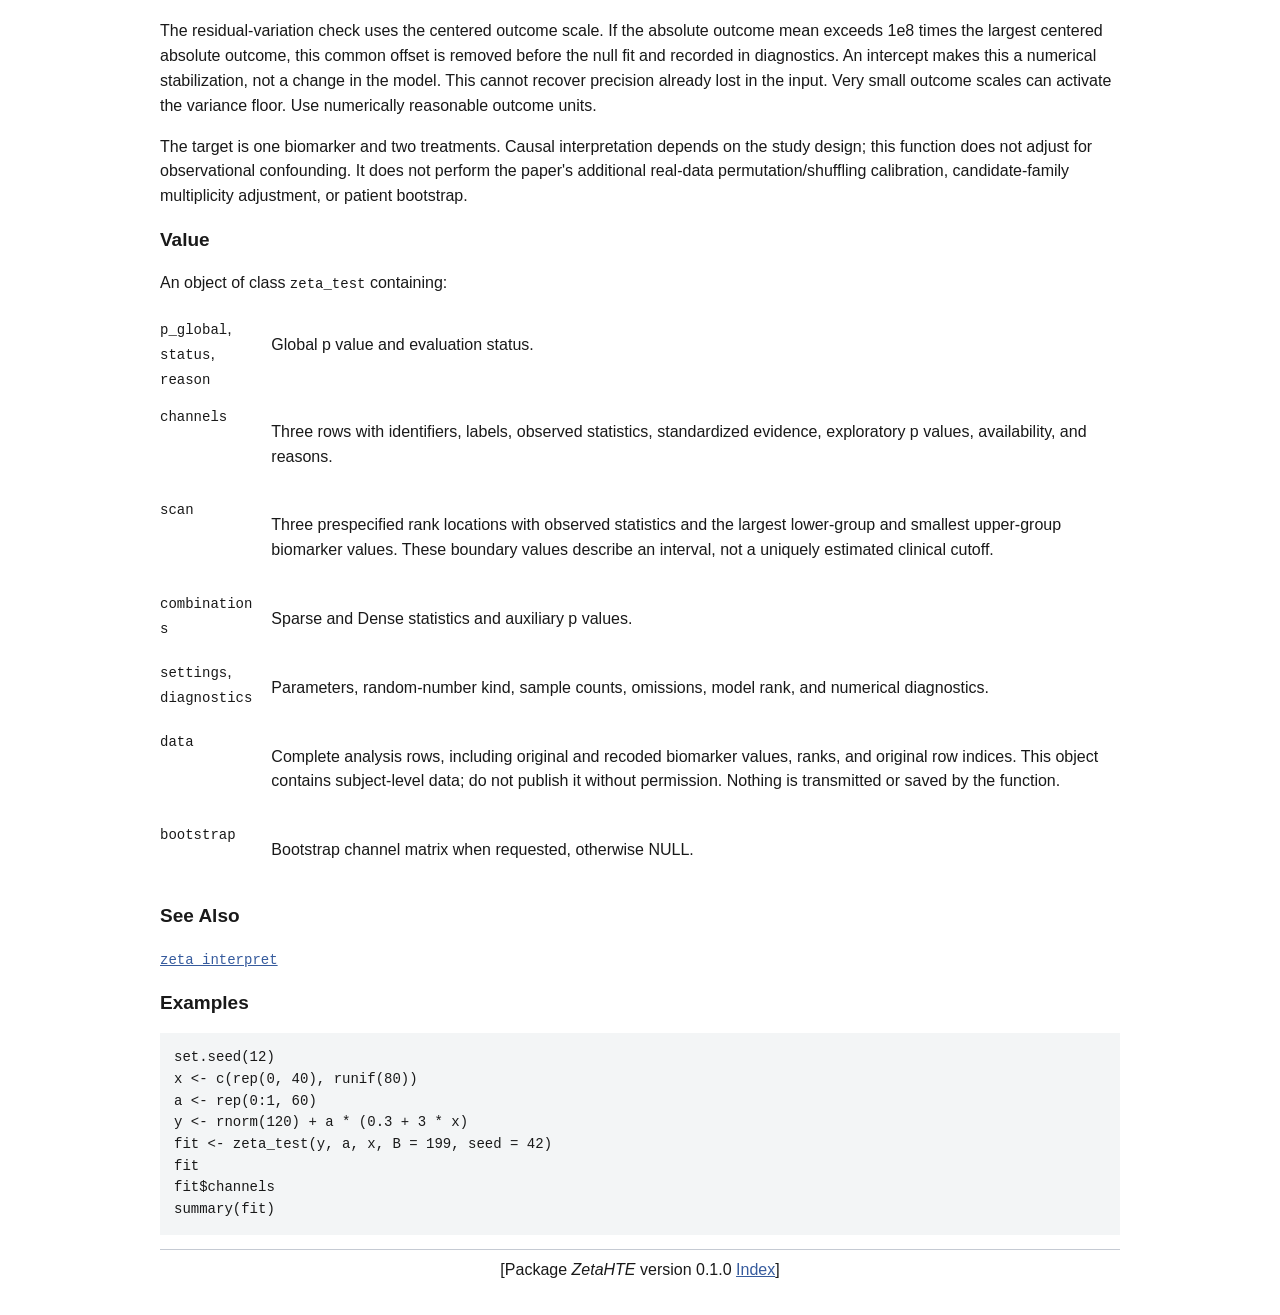
<file: inst/doc/zeta_test.html>
<!DOCTYPE html><html><head><title>R: Test Treatment Effect Heterogeneity with a Semicontinuous...</title>
<meta http-equiv="Content-Type" content="text/html; charset=utf-8">
<meta name="viewport" content="width=device-width, initial-scale=1.0, user-scalable=yes">
<link rel="stylesheet" type="text/css" href="guide.css">
</head><body><div class="container"><main>

<table style="width: 100%;"><tr><td>zeta_test {ZetaHTE}</td><td style="text-align: right;">R Documentation</td></tr></table>

<h2>Test Treatment Effect Heterogeneity with a Semicontinuous Biomarker</h2>

<h3>Description</h3>

<p>The global ZETA test with Jump, Tail linear,
and Tail step scan channels, jointly calibrated by a residual wild bootstrap.</p>


<h3>Usage</h3>

<pre><code class='language-R'>zeta_test(y, a, x, outcome = c("continuous", "binary"), B = 999L,
  seed = NULL, zero_threshold = 0,
  na_action = c("fail", "omit"), keep_bootstrap = FALSE)
</code></pre>


<h3>Arguments</h3>

<table role = "presentation">
<tr><td><code id="y">y</code></td>
<td>
<p>Numeric outcome vector. Larger values represent more favorable outcomes.
Binary outcomes must be coded 0/1.</p>
</td></tr>
<tr><td><code id="a">a</code></td>
<td>
<p>Numeric or logical treatment vector, coded 1 for treatment and 0 for
control. At least two complete subjects in each arm are required.</p>
</td></tr>
<tr><td><code id="x">x</code></td>
<td>
<p>Finite nonnegative numeric biomarker vector. Factors and matrices are
not accepted. Average ranks are used for tied positive values.</p>
</td></tr>
<tr><td><code id="outcome">outcome</code></td>
<td>
<p>Outcome type. Binary outcomes use the same linear working model,
with effects interpreted on the risk-difference scale.</p>
</td></tr>
<tr><td><code id="B">B</code></td>
<td>
<p>Number of internal bootstrap samples, an integer of at least two.
The default is 999; settings below 199 warn about coarse resolution.</p>
</td></tr>
<tr><td><code id="seed">seed</code></td>
<td>
<p>Optional nonnegative integer random seed. An explicit seed restores
the previous random-number state after the call. With NULL, the usual R random
stream is advanced. Explicit seeds are rejected with the Box-Muller normal
generator or a user-supplied RNG because their hidden state cannot safely be
restored. In those cases, call set.seed() yourself and use seed = NULL.</p>
</td></tr>
<tr><td><code id="zero_threshold">zero_threshold</code></td>
<td>
<p>Prespecified nonnegative threshold. Values at or below
this threshold are recoded to zero; larger values retain their original scale.</p>
</td></tr>
<tr><td><code id="na_action">na_action</code></td>
<td>
<p>Fail on missing values, or omit rows incomplete in any of the
three input vectors. Omitted row indices are recorded. Infinity is an error.</p>
</td></tr>
<tr><td><code id="keep_bootstrap">keep_bootstrap</code></td>
<td>
<p>Retain the matrix of bootstrap channel statistics.</p>
</td></tr>
</table>


<h3>Details</h3>

<p>The five basis directions are Jump, Tail linear, and three positive-tail steps
at the fixed ranks 0.35, 0.5, and 0.65.
Jump requires at least four zero and eight positive subjects; Tail
linear requires eight positive subjects. Each step requires at least five
positive subjects on each side. Constant residualized directions are omitted.
These are inherited computational availability rules, not sample-size guarantees.
If at least one channel is available, joint calibration uses the available
channels. All three channel rows are returned, with NA and a reason for missing
channels. An entirely unevaluable test returns NA, not a nonsignificant p value.
</p>
<p>Scores use the sample variance of residual products and a variance floor of
1e-8. Bootstrap samples independently flip residual signs, regress the signed
residuals on the original null predictors, and recompute all available channels.
Sparse and Dense statistics are auxiliary combinations, not signal classifiers.
Their bootstrap upper-tail proportions and the final lower-tail minimum
calibration use inclusive comparisons and plus-one corrections. For each
bootstrap combination statistic, its reference includes itself, exactly as in
the research runners. If a channel bootstrap standard deviation is at most
1e-8, its scale is set to 1 and a diagnostic is emitted, preserving the research
implementation.
</p>
<p>The residual-variation check uses the centered outcome scale. If the absolute
outcome mean exceeds 1e8 times the largest centered absolute outcome, this
common offset is removed before the null fit and recorded in diagnostics.
An intercept makes this a numerical stabilization, not a change in the model.
This cannot recover precision already lost in the input. Very small outcome
scales can activate the variance floor. Use numerically reasonable outcome units.
</p>
<p>The target is one biomarker and two treatments. Causal interpretation depends
on the study design; this function does not adjust for observational confounding.
It does not perform the paper's additional real-data permutation/shuffling
calibration, candidate-family multiplicity adjustment, or patient bootstrap.
</p>


<h3>Value</h3>

<p>An object of class <code>zeta_test</code> containing:
</p>
<table role = "presentation">
<tr><td><code>p_global</code>, <code>status</code>, <code>reason</code></td>
<td>
<p>Global p value and evaluation status.</p>
</td></tr>
<tr><td><code>channels</code></td>
<td>
<p>Three rows with identifiers, labels, observed statistics,
standardized evidence, exploratory p values, availability, and reasons.</p>
</td></tr>
<tr><td><code>scan</code></td>
<td>
<p>Three prespecified rank locations with observed statistics and the
largest lower-group and smallest upper-group biomarker values. These boundary
values describe an interval, not a uniquely estimated clinical cutoff.</p>
</td></tr>
<tr><td><code>combinations</code></td>
<td>
<p>Sparse and Dense statistics and auxiliary p values.</p>
</td></tr>
<tr><td><code>settings</code>, <code>diagnostics</code></td>
<td>
<p>Parameters, random-number kind, sample counts,
omissions, model rank, and numerical diagnostics.</p>
</td></tr>
<tr><td><code>data</code></td>
<td>
<p>Complete analysis rows, including original and recoded biomarker
values, ranks, and original row indices. This object contains subject-level data;
do not publish it without permission. Nothing is transmitted or saved by the function.</p>
</td></tr>
<tr><td><code>bootstrap</code></td>
<td>
<p>Bootstrap channel matrix when requested, otherwise NULL.</p>
</td></tr>
</table>


<h3>See Also</h3>

<p><code><a href="zeta_interpret.html">zeta_interpret</a></code></p>


<h3>Examples</h3>

<pre><code class='language-R'>set.seed(12)
x &lt;- c(rep(0, 40), runif(80))
a &lt;- rep(0:1, 60)
y &lt;- rnorm(120) + a * (0.3 + 3 * x)
fit &lt;- zeta_test(y, a, x, B = 199, seed = 42)
fit
fit$channels
summary(fit)
</code></pre>

<hr><div style="text-align: center;">[Package <em>ZetaHTE</em> version 0.1.0 <a href="index.html">Index</a>]</div></main>

</div>
</body></html>
</file>
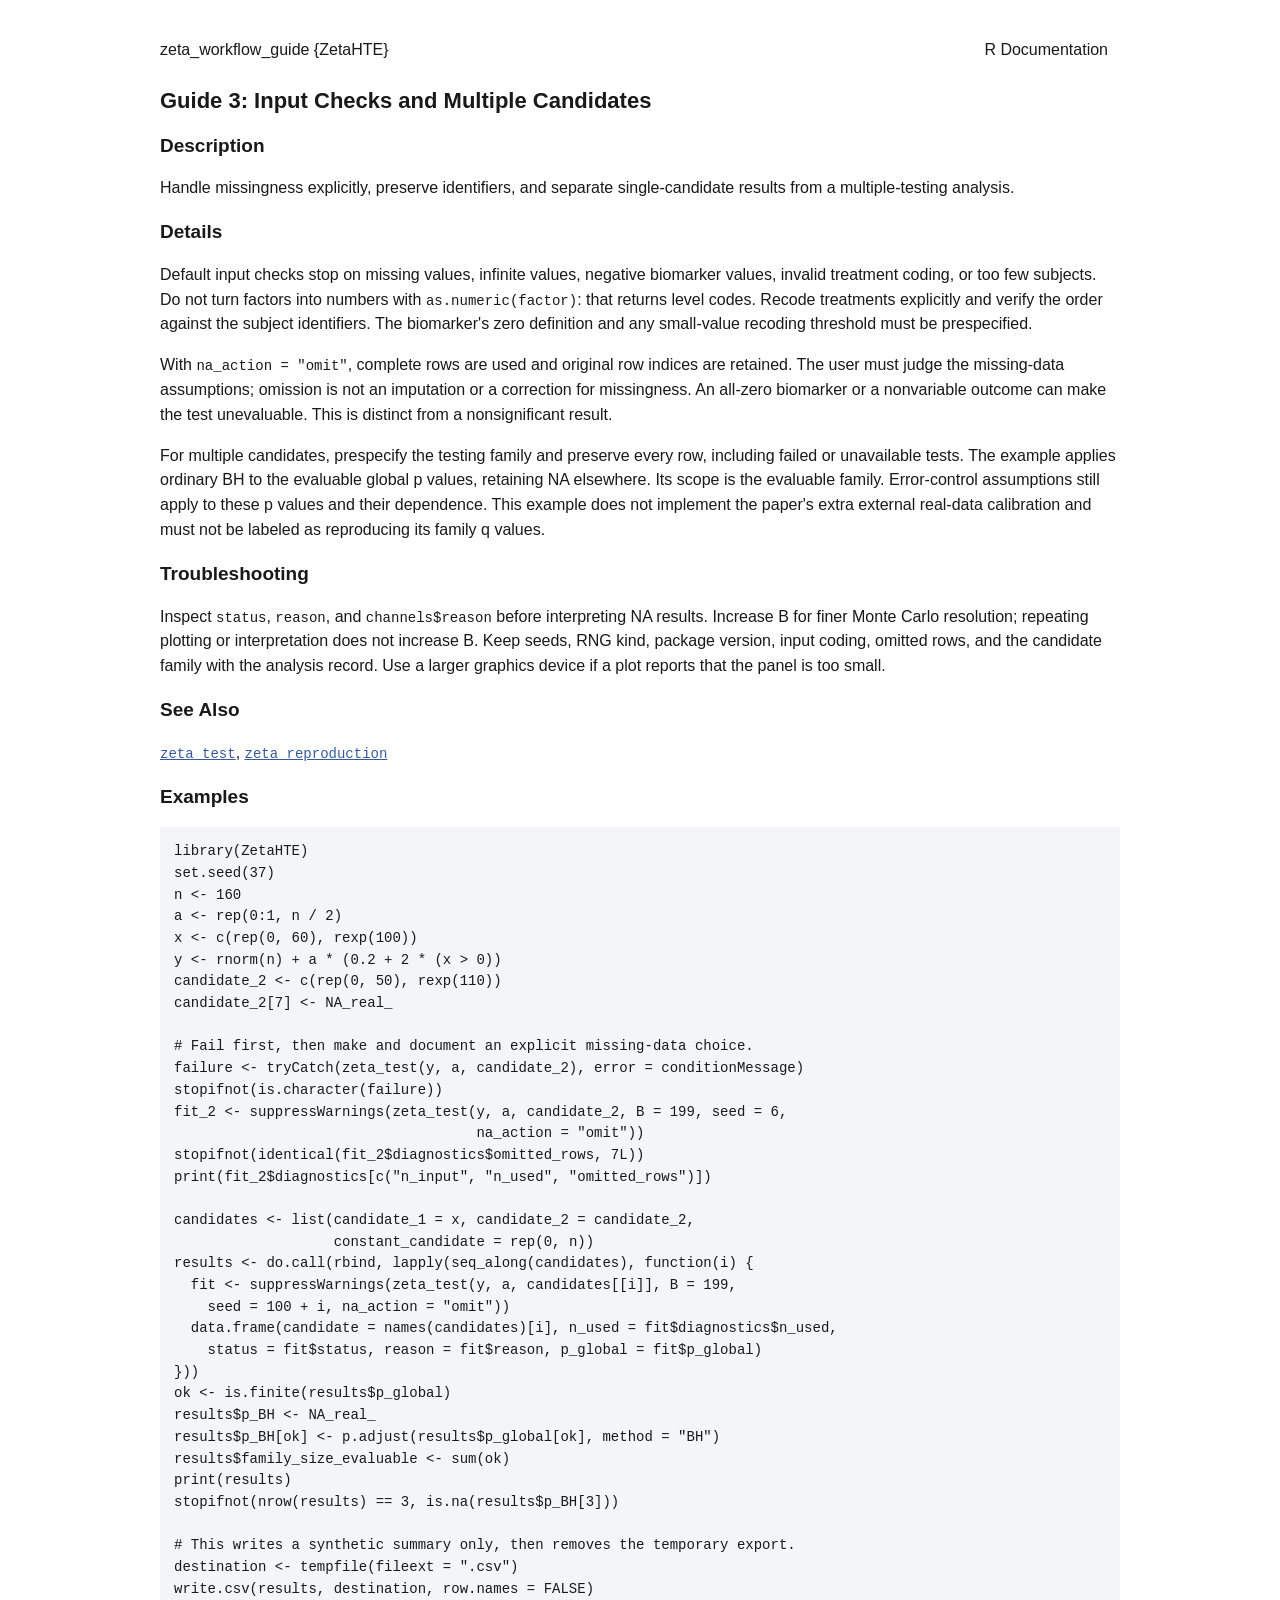
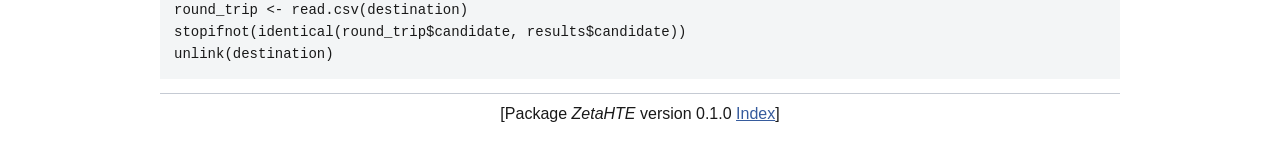
<file: inst/doc/zeta_workflow_guide.html>
<!DOCTYPE html><html><head><title>R: Guide 3: Input Checks and Multiple Candidates</title>
<meta http-equiv="Content-Type" content="text/html; charset=utf-8">
<meta name="viewport" content="width=device-width, initial-scale=1.0, user-scalable=yes">
<link rel="stylesheet" type="text/css" href="guide.css">
</head><body><div class="container"><main>

<table style="width: 100%;"><tr><td>zeta_workflow_guide {ZetaHTE}</td><td style="text-align: right;">R Documentation</td></tr></table>

<h2>Guide 3: Input Checks and Multiple Candidates</h2>

<h3>Description</h3>

<p>Handle missingness explicitly, preserve identifiers, and separate
single-candidate results from a multiple-testing analysis.</p>


<h3>Details</h3>

<p>Default input checks stop on missing values, infinite values, negative biomarker
values, invalid treatment coding, or too few subjects. Do not turn factors into
numbers with <code>as.numeric(factor)</code>: that returns level codes. Recode treatments
explicitly and verify the order against the subject identifiers. The biomarker's
zero definition and any small-value recoding threshold must be prespecified.
</p>
<p>With <code>na_action = "omit"</code>, complete rows are used and original row indices
are retained. The user must judge the missing-data assumptions; omission is not
an imputation or a correction for missingness. An all-zero biomarker or a
nonvariable outcome can make the test unevaluable. This is distinct from a
nonsignificant result.
</p>
<p>For multiple candidates, prespecify the testing family and preserve every row,
including failed or unavailable tests. The example applies ordinary BH to the
evaluable global p values, retaining NA elsewhere. Its scope is the evaluable
family. Error-control assumptions still apply to these p values and their
dependence. This example does not implement the paper's extra external real-data
calibration and must not be labeled as reproducing its family q values.
</p>


<h3>Troubleshooting</h3>

<p>Inspect <code>status</code>, <code>reason</code>, and <code>channels$reason</code> before interpreting
NA results. Increase B for finer Monte Carlo resolution; repeating plotting or
interpretation does not increase B. Keep seeds, RNG kind, package version, input
coding, omitted rows, and the candidate family with the analysis record. Use a
larger graphics device if a plot reports that the panel is too small.</p>


<h3>See Also</h3>

<p><code><a href="zeta_test.html">zeta_test</a></code>, <code><a href="zeta_reproduction.html">zeta_reproduction</a></code></p>


<h3>Examples</h3>

<pre><code class='language-R'>library(ZetaHTE)
set.seed(37)
n &lt;- 160
a &lt;- rep(0:1, n / 2)
x &lt;- c(rep(0, 60), rexp(100))
y &lt;- rnorm(n) + a * (0.2 + 2 * (x &gt; 0))
candidate_2 &lt;- c(rep(0, 50), rexp(110))
candidate_2[7] &lt;- NA_real_

# Fail first, then make and document an explicit missing-data choice.
failure &lt;- tryCatch(zeta_test(y, a, candidate_2), error = conditionMessage)
stopifnot(is.character(failure))
fit_2 &lt;- suppressWarnings(zeta_test(y, a, candidate_2, B = 199, seed = 6,
                                    na_action = "omit"))
stopifnot(identical(fit_2$diagnostics$omitted_rows, 7L))
print(fit_2$diagnostics[c("n_input", "n_used", "omitted_rows")])

candidates &lt;- list(candidate_1 = x, candidate_2 = candidate_2,
                   constant_candidate = rep(0, n))
results &lt;- do.call(rbind, lapply(seq_along(candidates), function(i) {
  fit &lt;- suppressWarnings(zeta_test(y, a, candidates[[i]], B = 199,
    seed = 100 + i, na_action = "omit"))
  data.frame(candidate = names(candidates)[i], n_used = fit$diagnostics$n_used,
    status = fit$status, reason = fit$reason, p_global = fit$p_global)
}))
ok &lt;- is.finite(results$p_global)
results$p_BH &lt;- NA_real_
results$p_BH[ok] &lt;- p.adjust(results$p_global[ok], method = "BH")
results$family_size_evaluable &lt;- sum(ok)
print(results)
stopifnot(nrow(results) == 3, is.na(results$p_BH[3]))

# This writes a synthetic summary only, then removes the temporary export.
destination &lt;- tempfile(fileext = ".csv")
write.csv(results, destination, row.names = FALSE)
round_trip &lt;- read.csv(destination)
stopifnot(identical(round_trip$candidate, results$candidate))
unlink(destination)
</code></pre>

<hr><div style="text-align: center;">[Package <em>ZetaHTE</em> version 0.1.0 <a href="index.html">Index</a>]</div></main>

</div>
</body></html>
</file>
<file: inst/doc/guide.css>
html { background: #fff; color: #191919; font: 16px/1.55 Arial, sans-serif; }
body { max-width: 960px; margin: 32px auto; padding: 0 24px; }
h1 { font-size: 26px; } h2 { font-size: 22px; } h3 { font-size: 19px; }
h1, h2, h3 { line-height: 1.25; letter-spacing: 0; }
a { color: #365b9d; } code, pre { font-family: monospace; font-size: 14px; }
pre { padding: 14px; background: #f3f5f6; white-space: pre-wrap; overflow-wrap: anywhere; }
p, td, code { overflow-wrap: anywhere; } table { border-collapse: collapse; max-width: 100%; }
td, th { padding: 6px 12px 6px 0; text-align: left; vertical-align: top; }
hr { border: 0; border-top: 1px solid #c5cad3; }
@media (max-width: 600px) { body { margin: 16px auto; padding: 0 14px; } }
</file>
